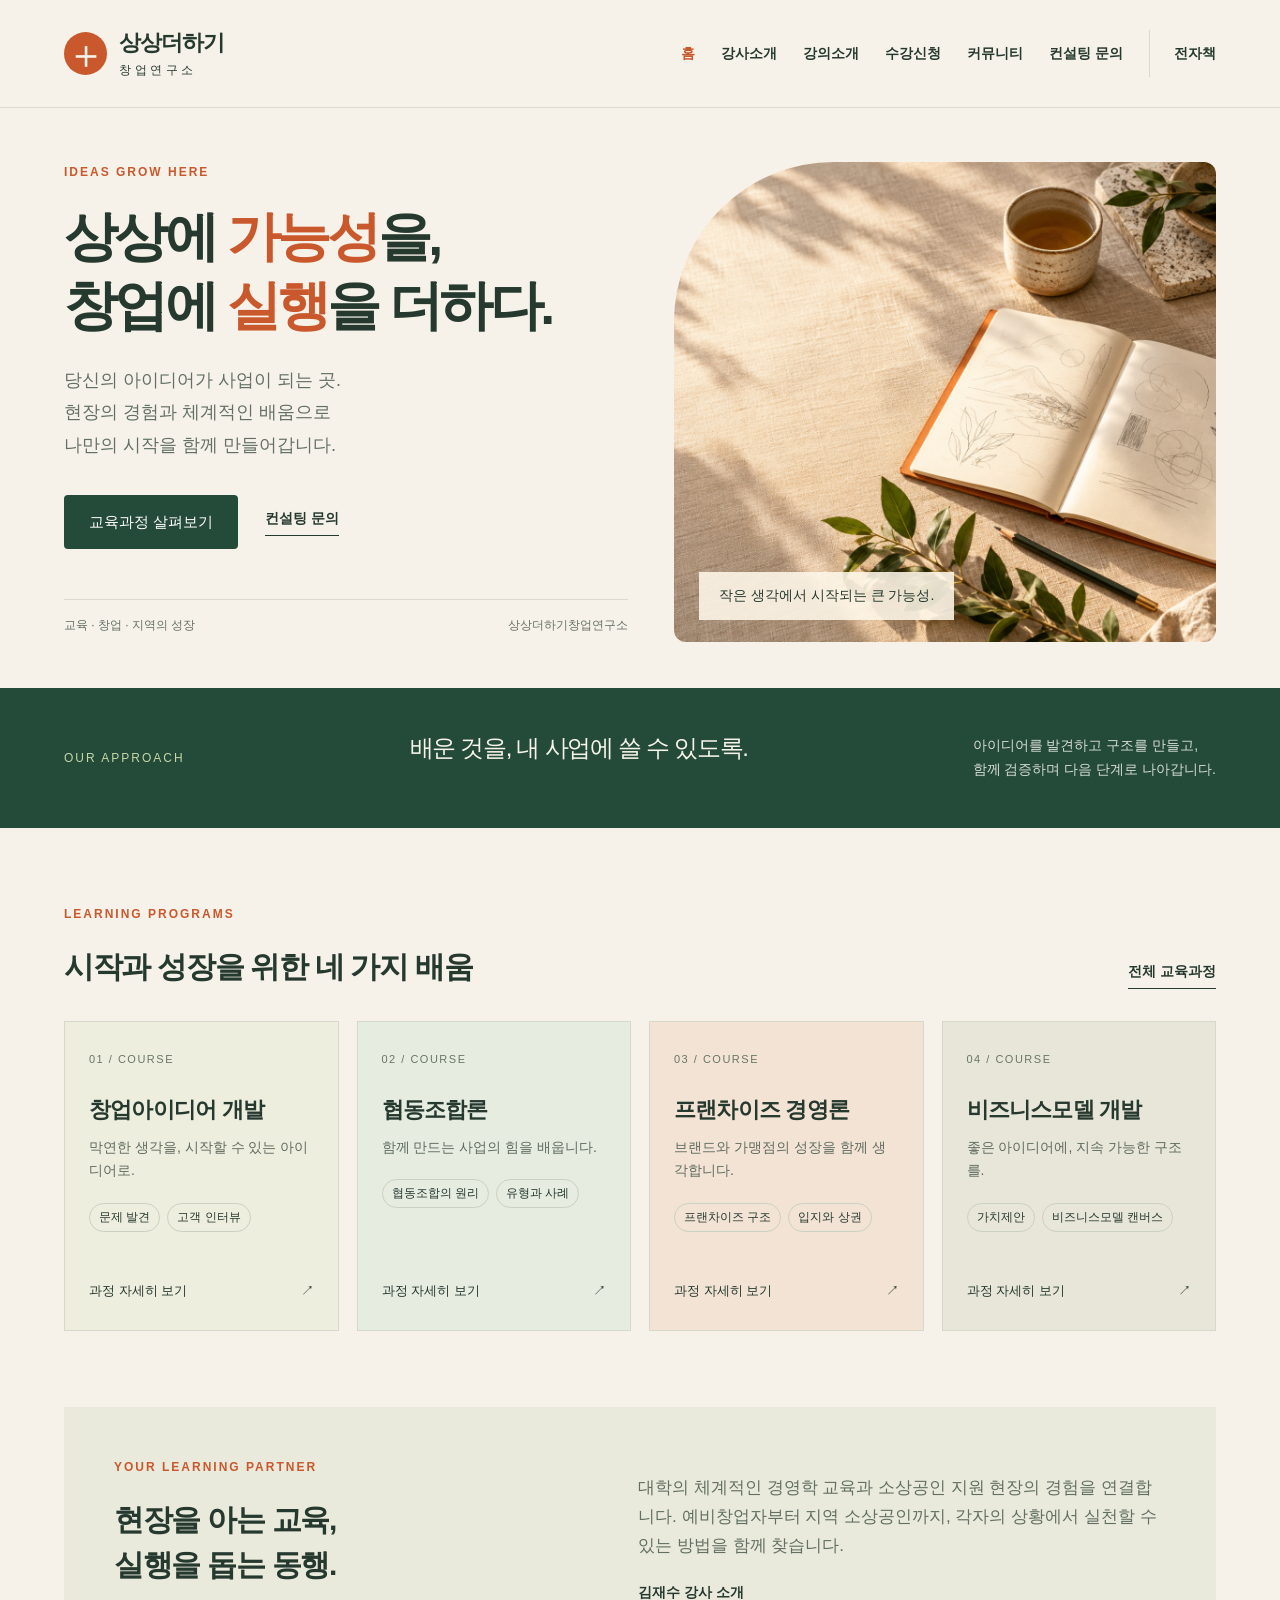
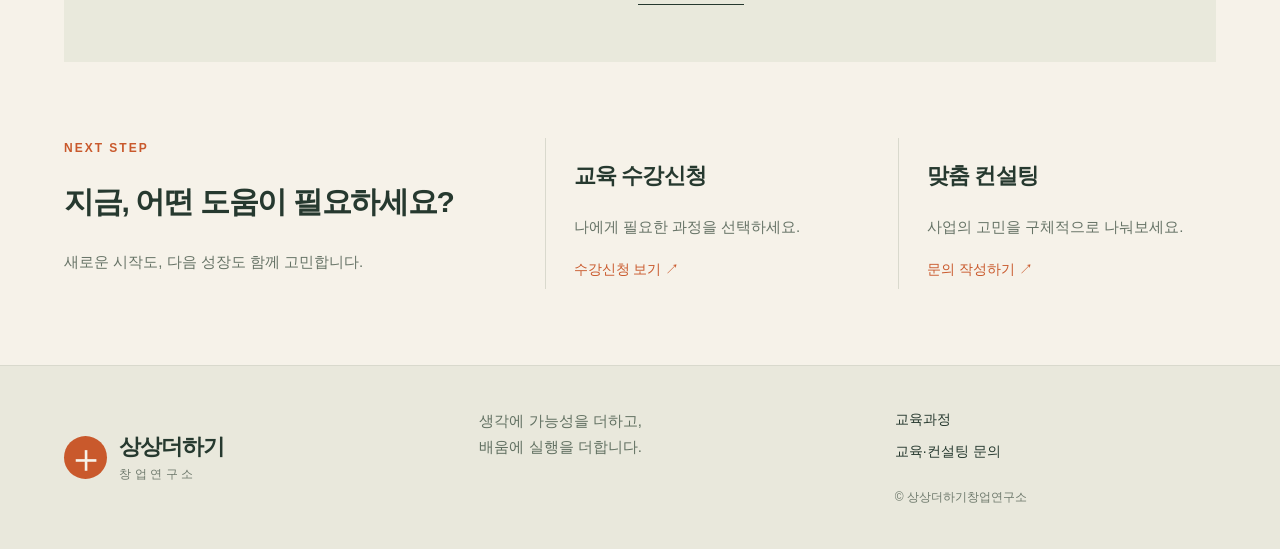
<file: index.html>
<!doctype html><html lang="ko"><head><meta charset="UTF-8"><meta name="viewport" content="width=device-width, initial-scale=1"><title>홈 · 상상더하기창업연구소</title><meta name="description" content="상상더하기창업연구소 — 창업아이디어 개발, 협동조합론, 프랜차이즈 경영론, 비즈니스모델 개발 교육과 컨설팅"><link rel="stylesheet" href="style.css"></head><body><header><a class="brand" href="index.html"><span class="logo">＋</span><span>상상더하기<small>창업연구소</small></span></a><button class="menu" aria-label="메뉴 열기" aria-expanded="false">메뉴</button><nav><a class="active" href="index.html">홈</a><a class="" href="instructor.html">강사소개</a><a class="" href="courses.html">강의소개</a><a class="" href="apply.html">수강신청</a><a class="" href="community.html">커뮤니티</a><a class="" href="consulting.html">컨설팅 문의</a><a class="" href="books.html">전자책</a></nav></header><main><section class="hero"><div class="hero-copy"><span class="eyebrow">IDEAS GROW HERE</span><h1>상상에 <em>가능성</em>을,<br>창업에 <em>실행</em>을 더하다.</h1><p>당신의 아이디어가 사업이 되는 곳.<br>현장의 경험과 체계적인 배움으로<br>나만의 시작을 함께 만들어갑니다.</p><div class="actions"><a class="button" href="courses.html">교육과정 살펴보기</a><a class="text-link" href="consulting.html">컨설팅 문의</a></div><div class="hero-foot"><span>교육 · 창업 · 지역의 성장</span><span>상상더하기창업연구소</span></div></div><div class="hero-visual"><img src="hero.png" alt="햇빛이 비치는 창업 워크숍 테이블 위 노트와 초록 잎"><span class="image-note">작은 생각에서 시작되는 큰 가능성.</span></div></section><section class="intro-strip"><span>OUR APPROACH</span><h2>배운 것을, 내 사업에 쓸 수 있도록.</h2><p>아이디어를 발견하고 구조를 만들고,<br>함께 검증하며 다음 단계로 나아갑니다.</p></section><section class="section"><div class="section-head"><div><span class="eyebrow">LEARNING PROGRAMS</span><h2>시작과 성장을 위한 네 가지 배움</h2></div><a class="text-link" href="courses.html">전체 교육과정</a></div><div class="course-grid"><a class="course c0" href="course-idea.html"><span class="num">01 / COURSE</span><h3>창업아이디어 개발</h3><p>막연한 생각을, 시작할 수 있는 아이디어로.</p><div class="tags"><span>문제 발견</span><span>고객 인터뷰</span></div><div class="card-bottom">과정 자세히 보기 <span>↗</span></div></a><a class="course c1" href="course-cooperative.html"><span class="num">02 / COURSE</span><h3>협동조합론</h3><p>함께 만드는 사업의 힘을 배웁니다.</p><div class="tags"><span>협동조합의 원리</span><span>유형과 사례</span></div><div class="card-bottom">과정 자세히 보기 <span>↗</span></div></a><a class="course c2" href="course-franchise.html"><span class="num">03 / COURSE</span><h3>프랜차이즈 경영론</h3><p>브랜드와 가맹점의 성장을 함께 생각합니다.</p><div class="tags"><span>프랜차이즈 구조</span><span>입지와 상권</span></div><div class="card-bottom">과정 자세히 보기 <span>↗</span></div></a><a class="course c3" href="course-model.html"><span class="num">04 / COURSE</span><h3>비즈니스모델 개발</h3><p>좋은 아이디어에, 지속 가능한 구조를.</p><div class="tags"><span>가치제안</span><span>비즈니스모델 캔버스</span></div><div class="card-bottom">과정 자세히 보기 <span>↗</span></div></a></div></section><section class="mentor-band"><div><span class="eyebrow">YOUR LEARNING PARTNER</span><h2>현장을 아는 교육,<br>실행을 돕는 동행.</h2></div><div><p>대학의 체계적인 경영학 교육과 소상공인 지원 현장의 경험을 연결합니다. 예비창업자부터 지역 소상공인까지, 각자의 상황에서 실천할 수 있는 방법을 함께 찾습니다.</p><a class="text-link" href="instructor.html">김재수 강사 소개</a></div></section><section class="section bottom-grid"><div><span class="eyebrow">NEXT STEP</span><h2>지금, 어떤 도움이 필요하세요?</h2><p>새로운 시작도, 다음 성장도 함께 고민합니다.</p></div><a href="apply.html"><h3>교육 수강신청</h3><p>나에게 필요한 과정을 선택하세요.</p><span>수강신청 보기 ↗</span></a><a href="consulting.html"><h3>맞춤 컨설팅</h3><p>사업의 고민을 구체적으로 나눠보세요.</p><span>문의 작성하기 ↗</span></a></section></main><footer><div class="brand footer-brand"><span class="logo">＋</span><span>상상더하기<small>창업연구소</small></span></div><p>생각에 가능성을 더하고,<br>배움에 실행을 더합니다.</p><div><a href="courses.html">교육과정</a><a href="consulting.html">교육·컨설팅 문의</a><small>© 상상더하기창업연구소</small></div></footer><script src="app.js"></script></body></html>
</file>
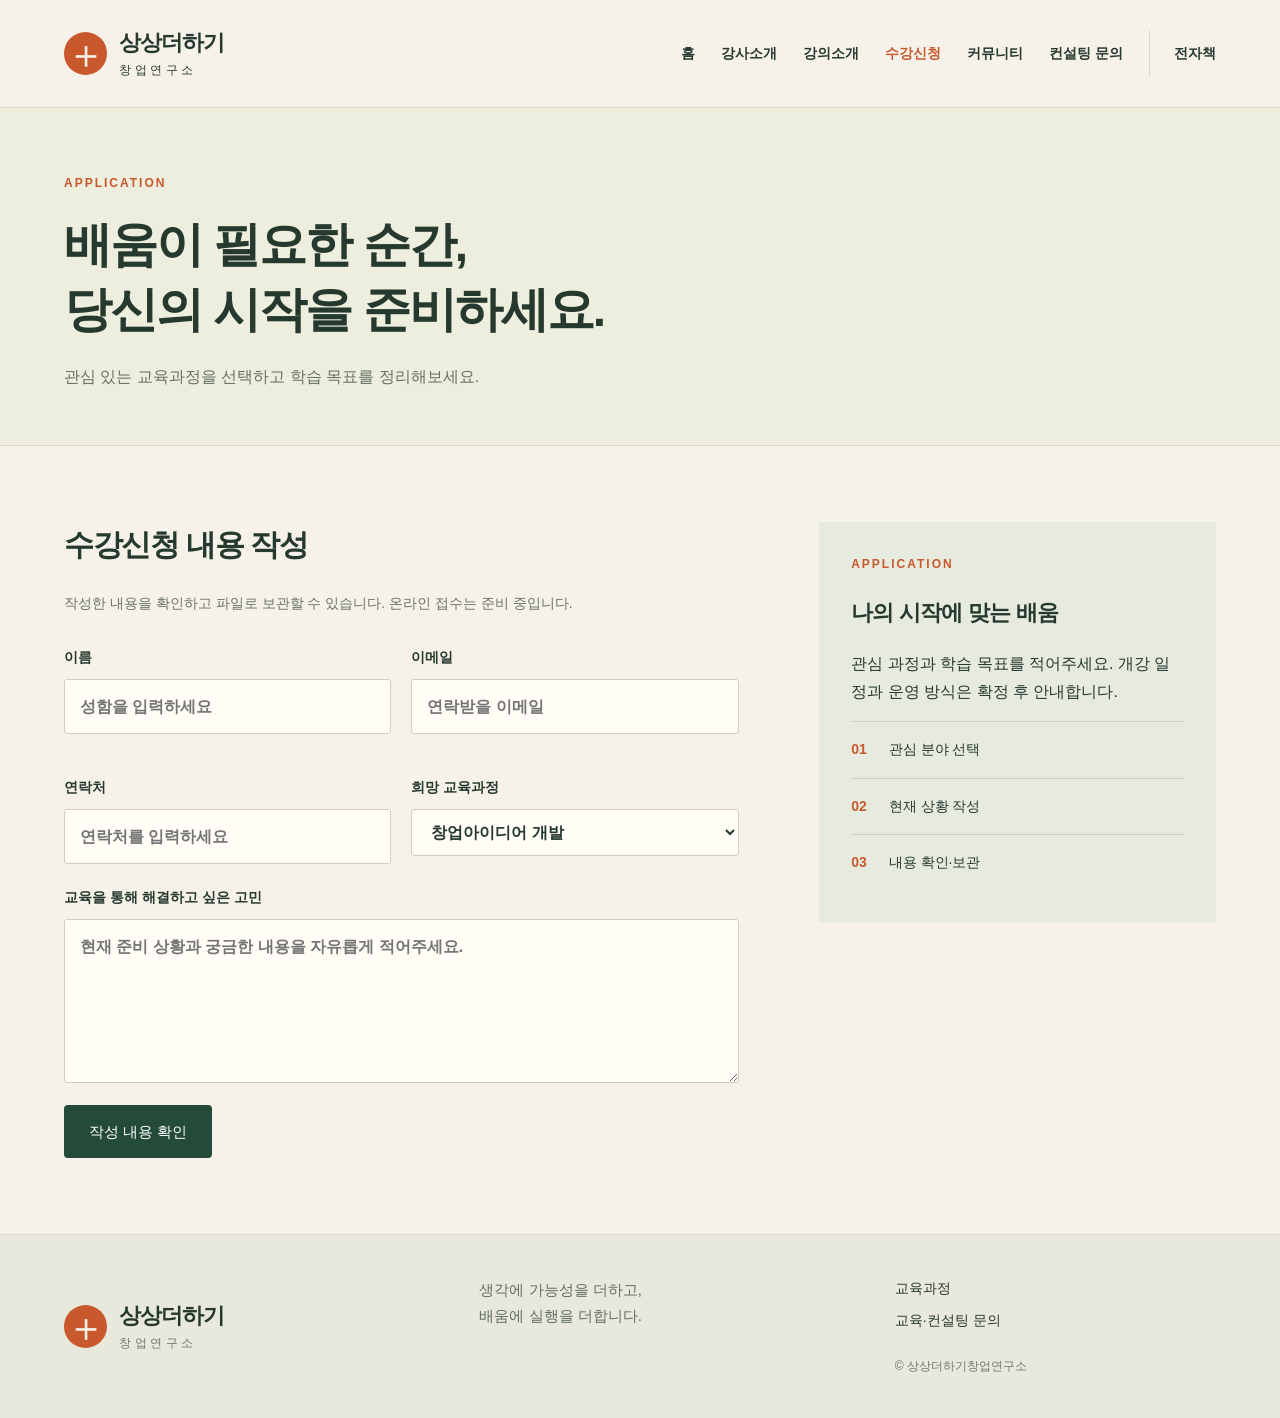
<file: apply.html>
<!doctype html><html lang="ko"><head><meta charset="UTF-8"><meta name="viewport" content="width=device-width, initial-scale=1"><title>수강신청 · 상상더하기창업연구소</title><meta name="description" content="상상더하기창업연구소 — 창업아이디어 개발, 협동조합론, 프랜차이즈 경영론, 비즈니스모델 개발 교육과 컨설팅"><link rel="stylesheet" href="style.css"></head><body><header><a class="brand" href="index.html"><span class="logo">＋</span><span>상상더하기<small>창업연구소</small></span></a><button class="menu" aria-label="메뉴 열기" aria-expanded="false">메뉴</button><nav><a class="" href="index.html">홈</a><a class="" href="instructor.html">강사소개</a><a class="" href="courses.html">강의소개</a><a class="active" href="apply.html">수강신청</a><a class="" href="community.html">커뮤니티</a><a class="" href="consulting.html">컨설팅 문의</a><a class="" href="books.html">전자책</a></nav></header><main><section class="page-intro"><span class="eyebrow">APPLICATION</span><h1>배움이 필요한 순간,<br>당신의 시작을 준비하세요.</h1><p>관심 있는 교육과정을 선택하고 학습 목표를 정리해보세요.</p></section><section class="section form-wrap"><form data-kind="수강신청"><h2>수강신청 내용 작성</h2><p class="form-help">작성한 내용을 확인하고 파일로 보관할 수 있습니다. 온라인 접수는 준비 중입니다.</p><div class="form-grid"><label>이름<input name="이름" required autocomplete="name" placeholder="성함을 입력하세요"></label><label>이메일<input type="email" name="이메일" required autocomplete="email" placeholder="연락받을 이메일"></label><label>연락처<input type="tel" name="연락처" autocomplete="tel" placeholder="연락처를 입력하세요"></label><label>희망 교육과정<select name="희망분야" id="course"><option value="idea">창업아이디어 개발</option><option value="cooperative">협동조합론</option><option value="franchise">프랜차이즈 경영론</option><option value="model">비즈니스모델 개발</option></select></label></div><label>교육을 통해 해결하고 싶은 고민<textarea name="내용" rows="5" required placeholder="현재 준비 상황과 궁금한 내용을 자유롭게 적어주세요."></textarea></label><button class="button" type="submit">작성 내용 확인</button><div class="form-result" hidden aria-live="polite"></div></form><aside><span class="eyebrow">APPLICATION</span><h3>나의 시작에 맞는 배움</h3><p>관심 과정과 학습 목표를 적어주세요. 개강 일정과 운영 방식은 확정 후 안내합니다.</p><div class="step"><b>01</b> 관심 분야 선택</div><div class="step"><b>02</b> 현재 상황 작성</div><div class="step"><b>03</b> 내용 확인·보관</div></aside></section></main><footer><div class="brand footer-brand"><span class="logo">＋</span><span>상상더하기<small>창업연구소</small></span></div><p>생각에 가능성을 더하고,<br>배움에 실행을 더합니다.</p><div><a href="courses.html">교육과정</a><a href="consulting.html">교육·컨설팅 문의</a><small>© 상상더하기창업연구소</small></div></footer><script src="app.js"></script></body></html>
</file>
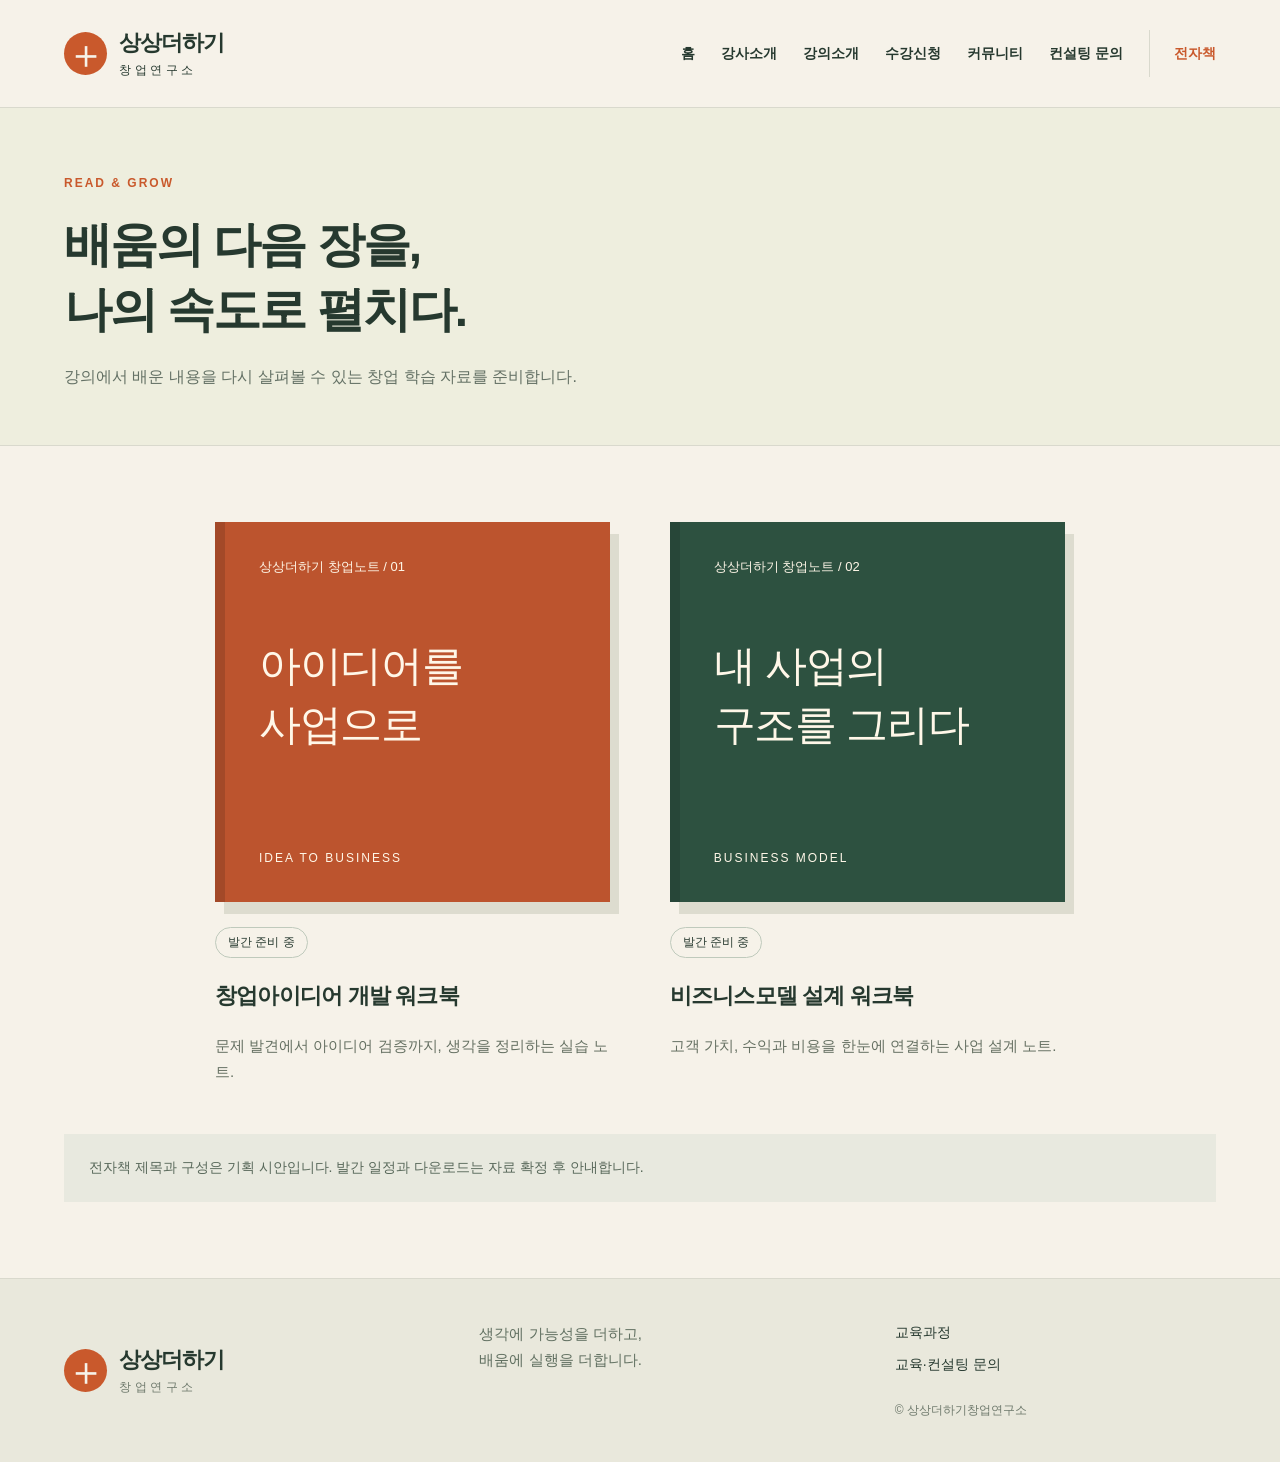
<file: books.html>
<!doctype html><html lang="ko"><head><meta charset="UTF-8"><meta name="viewport" content="width=device-width, initial-scale=1"><title>전자책 · 상상더하기창업연구소</title><meta name="description" content="상상더하기창업연구소 — 창업아이디어 개발, 협동조합론, 프랜차이즈 경영론, 비즈니스모델 개발 교육과 컨설팅"><link rel="stylesheet" href="style.css"></head><body><header><a class="brand" href="index.html"><span class="logo">＋</span><span>상상더하기<small>창업연구소</small></span></a><button class="menu" aria-label="메뉴 열기" aria-expanded="false">메뉴</button><nav><a class="" href="index.html">홈</a><a class="" href="instructor.html">강사소개</a><a class="" href="courses.html">강의소개</a><a class="" href="apply.html">수강신청</a><a class="" href="community.html">커뮤니티</a><a class="" href="consulting.html">컨설팅 문의</a><a class="active" href="books.html">전자책</a></nav></header><main><section class="page-intro"><span class="eyebrow">READ & GROW</span><h1>배움의 다음 장을,<br>나의 속도로 펼치다.</h1><p>강의에서 배운 내용을 다시 살펴볼 수 있는 창업 학습 자료를 준비합니다.</p></section><section class="section"><div class="book-grid"><article><div class="book-cover orange"><small>상상더하기 창업노트 / 01</small><h2>아이디어를<br>사업으로</h2><span>IDEA TO BUSINESS</span></div><span class="pill">발간 준비 중</span><h3>창업아이디어 개발 워크북</h3><p>문제 발견에서 아이디어 검증까지, 생각을 정리하는 실습 노트.</p></article><article><div class="book-cover green"><small>상상더하기 창업노트 / 02</small><h2>내 사업의<br>구조를 그리다</h2><span>BUSINESS MODEL</span></div><span class="pill">발간 준비 중</span><h3>비즈니스모델 설계 워크북</h3><p>고객 가치, 수익과 비용을 한눈에 연결하는 사업 설계 노트.</p></article></div><div class="notice">전자책 제목과 구성은 기획 시안입니다. 발간 일정과 다운로드는 자료 확정 후 안내합니다.</div></section></main><footer><div class="brand footer-brand"><span class="logo">＋</span><span>상상더하기<small>창업연구소</small></span></div><p>생각에 가능성을 더하고,<br>배움에 실행을 더합니다.</p><div><a href="courses.html">교육과정</a><a href="consulting.html">교육·컨설팅 문의</a><small>© 상상더하기창업연구소</small></div></footer><script src="app.js"></script></body></html>
</file>
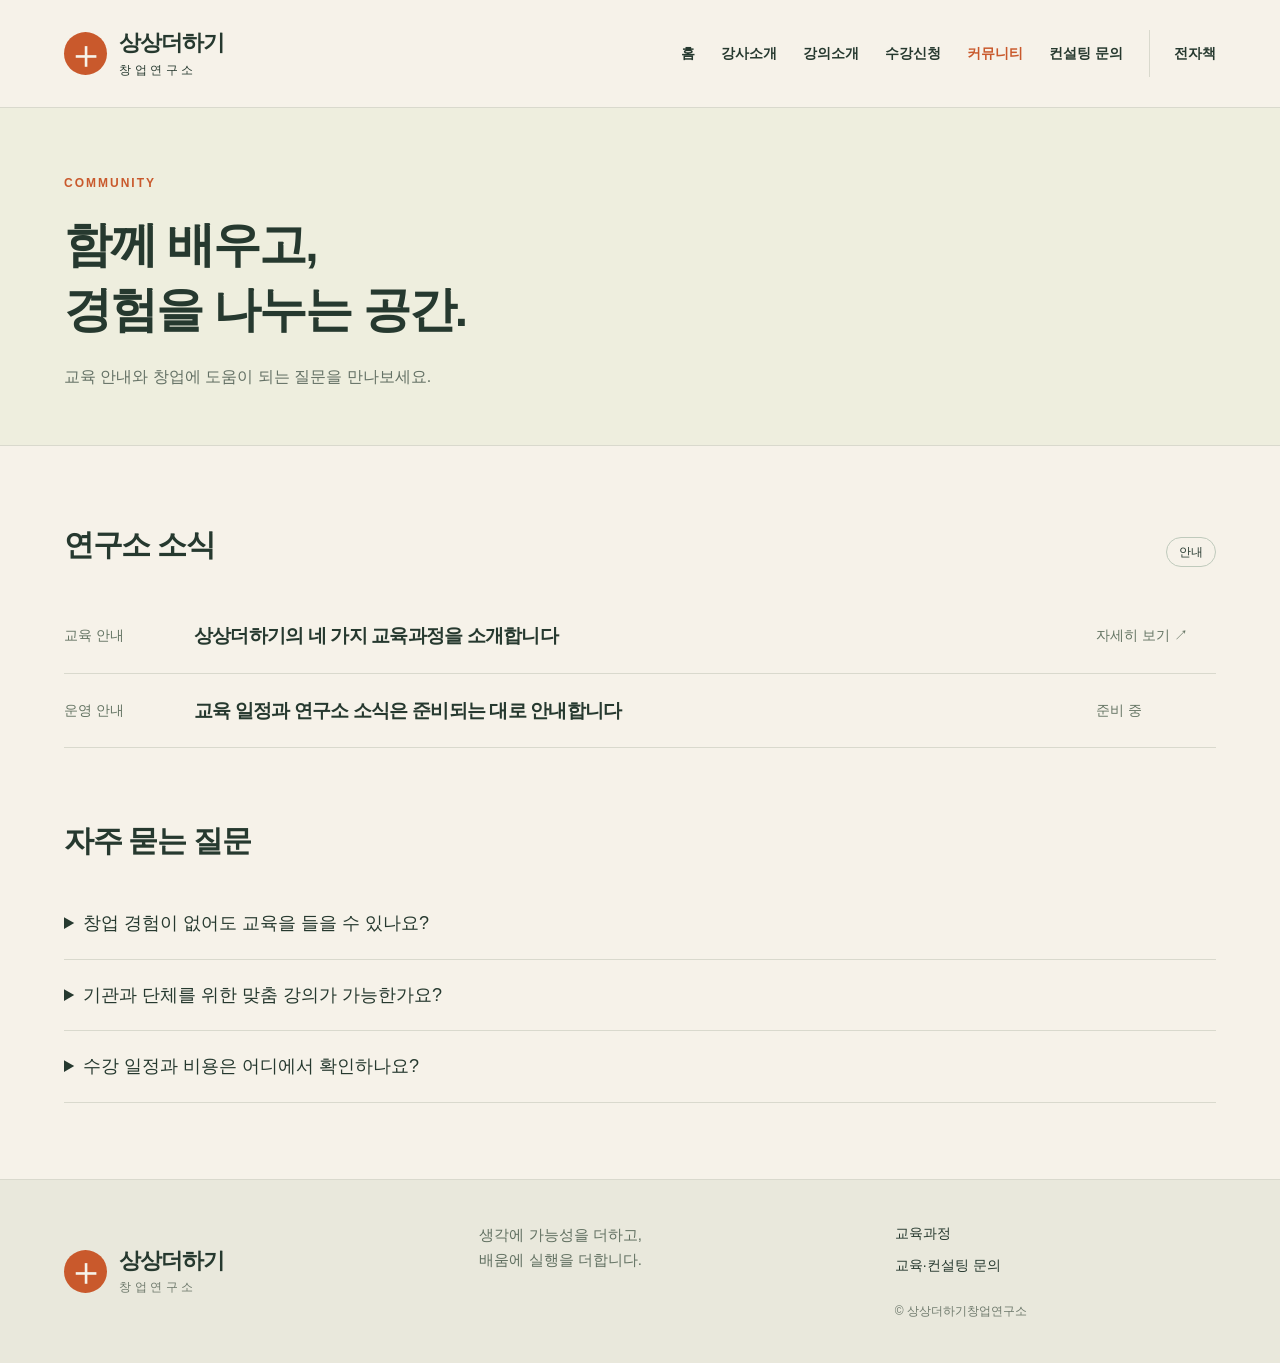
<file: community.html>
<!doctype html><html lang="ko"><head><meta charset="UTF-8"><meta name="viewport" content="width=device-width, initial-scale=1"><title>커뮤니티 · 상상더하기창업연구소</title><meta name="description" content="상상더하기창업연구소 — 창업아이디어 개발, 협동조합론, 프랜차이즈 경영론, 비즈니스모델 개발 교육과 컨설팅"><link rel="stylesheet" href="style.css"></head><body><header><a class="brand" href="index.html"><span class="logo">＋</span><span>상상더하기<small>창업연구소</small></span></a><button class="menu" aria-label="메뉴 열기" aria-expanded="false">메뉴</button><nav><a class="" href="index.html">홈</a><a class="" href="instructor.html">강사소개</a><a class="" href="courses.html">강의소개</a><a class="" href="apply.html">수강신청</a><a class="active" href="community.html">커뮤니티</a><a class="" href="consulting.html">컨설팅 문의</a><a class="" href="books.html">전자책</a></nav></header><main><section class="page-intro"><span class="eyebrow">COMMUNITY</span><h1>함께 배우고,<br>경험을 나누는 공간.</h1><p>교육 안내와 창업에 도움이 되는 질문을 만나보세요.</p></section><section class="section"><div class="section-head"><h2>연구소 소식</h2><span class="pill">안내</span></div><a class="news-row" href="courses.html"><span>교육 안내</span><h3>상상더하기의 네 가지 교육과정을 소개합니다</h3><span>자세히 보기 ↗</span></a><div class="news-row"><span>운영 안내</span><h3>교육 일정과 연구소 소식은 준비되는 대로 안내합니다</h3><span>준비 중</span></div><h2 class="faq-title">자주 묻는 질문</h2><details><summary>창업 경험이 없어도 교육을 들을 수 있나요?</summary><p>창업아이디어 개발은 처음 시작하는 분도 참여할 수 있는 기초 과정으로 구성합니다. 자신의 경험과 관심 분야에서 사업의 출발점을 찾습니다.</p></details><details><summary>기관과 단체를 위한 맞춤 강의가 가능한가요?</summary><p>네. 대상, 교육 목표와 운영시간을 바탕으로 교육 구성을 협의할 수 있습니다. 컨설팅 문의에서 기관·단체 교육을 선택해주세요.</p></details><details><summary>수강 일정과 비용은 어디에서 확인하나요?</summary><p>일정과 수강료는 확정 후 강의소개 및 수강신청 페이지에 안내할 예정입니다.</p></details></section></main><footer><div class="brand footer-brand"><span class="logo">＋</span><span>상상더하기<small>창업연구소</small></span></div><p>생각에 가능성을 더하고,<br>배움에 실행을 더합니다.</p><div><a href="courses.html">교육과정</a><a href="consulting.html">교육·컨설팅 문의</a><small>© 상상더하기창업연구소</small></div></footer><script src="app.js"></script></body></html>
</file>
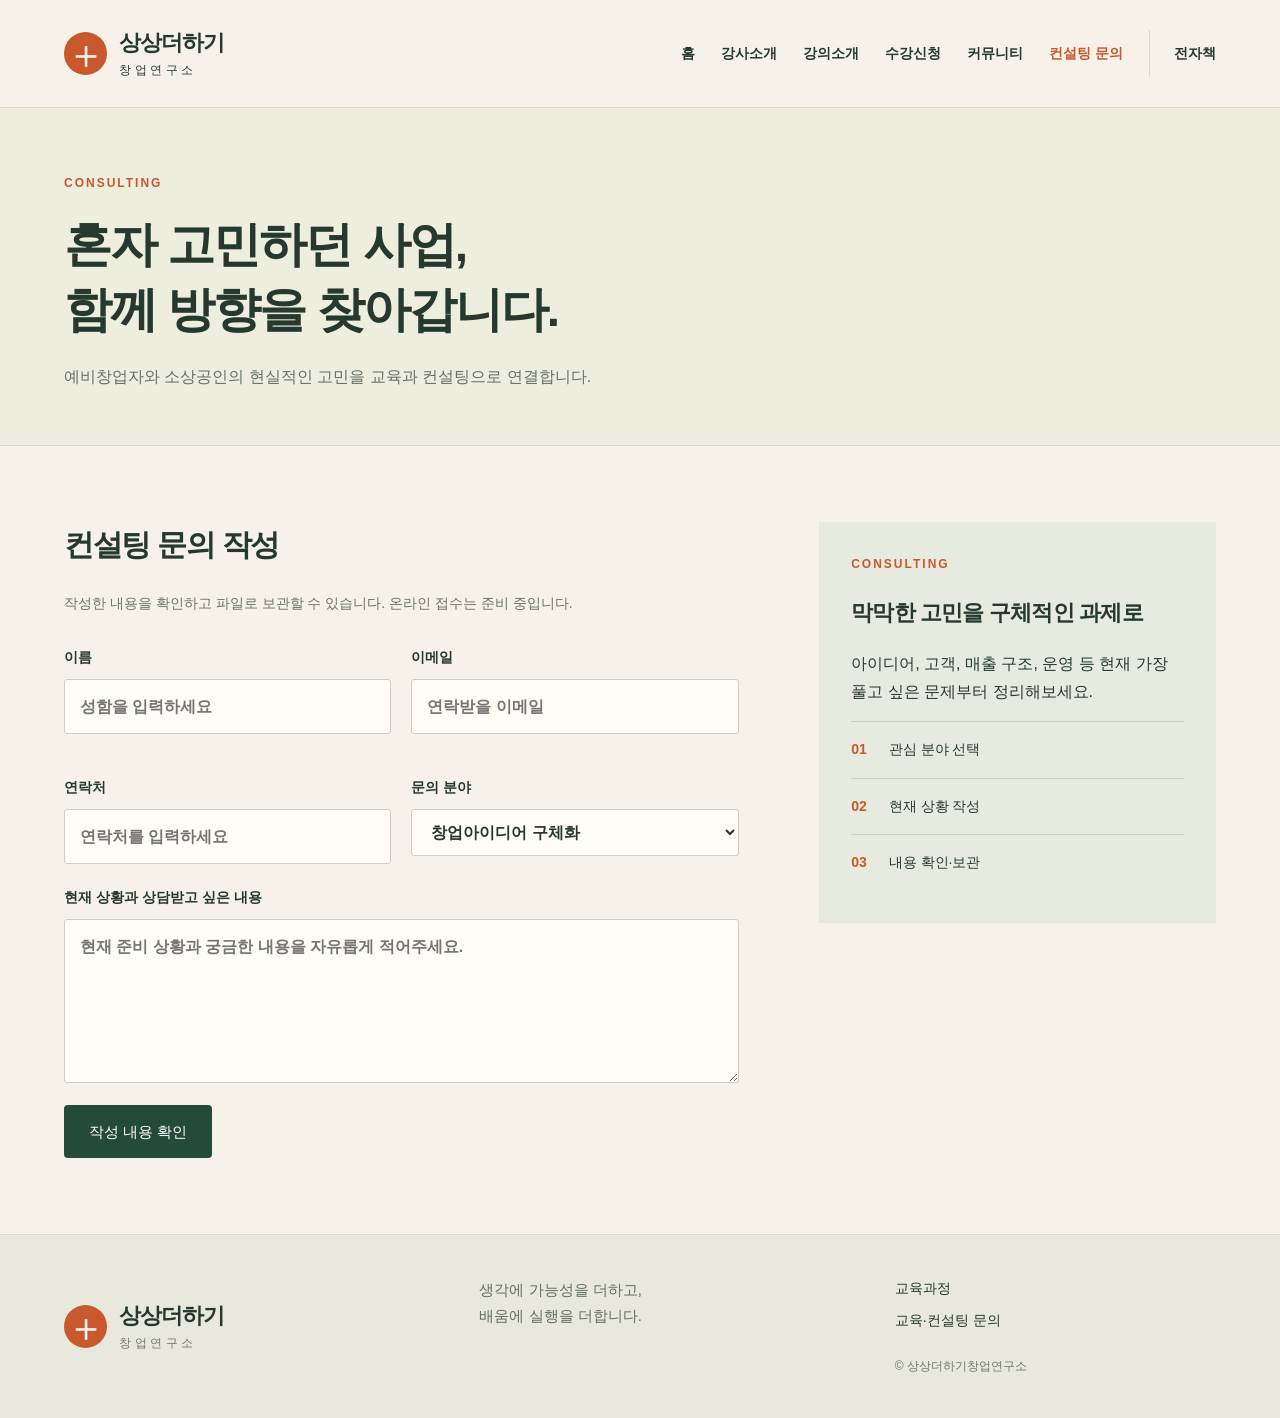
<file: consulting.html>
<!doctype html><html lang="ko"><head><meta charset="UTF-8"><meta name="viewport" content="width=device-width, initial-scale=1"><title>컨설팅 문의 · 상상더하기창업연구소</title><meta name="description" content="상상더하기창업연구소 — 창업아이디어 개발, 협동조합론, 프랜차이즈 경영론, 비즈니스모델 개발 교육과 컨설팅"><link rel="stylesheet" href="style.css"></head><body><header><a class="brand" href="index.html"><span class="logo">＋</span><span>상상더하기<small>창업연구소</small></span></a><button class="menu" aria-label="메뉴 열기" aria-expanded="false">메뉴</button><nav><a class="" href="index.html">홈</a><a class="" href="instructor.html">강사소개</a><a class="" href="courses.html">강의소개</a><a class="" href="apply.html">수강신청</a><a class="" href="community.html">커뮤니티</a><a class="active" href="consulting.html">컨설팅 문의</a><a class="" href="books.html">전자책</a></nav></header><main><section class="page-intro"><span class="eyebrow">CONSULTING</span><h1>혼자 고민하던 사업,<br>함께 방향을 찾아갑니다.</h1><p>예비창업자와 소상공인의 현실적인 고민을 교육과 컨설팅으로 연결합니다.</p></section><section class="section form-wrap"><form data-kind="컨설팅 문의"><h2>컨설팅 문의 작성</h2><p class="form-help">작성한 내용을 확인하고 파일로 보관할 수 있습니다. 온라인 접수는 준비 중입니다.</p><div class="form-grid"><label>이름<input name="이름" required autocomplete="name" placeholder="성함을 입력하세요"></label><label>이메일<input type="email" name="이메일" required autocomplete="email" placeholder="연락받을 이메일"></label><label>연락처<input type="tel" name="연락처" autocomplete="tel" placeholder="연락처를 입력하세요"></label><label>문의 분야<select name="희망분야" id="course"><option>창업아이디어 구체화</option><option>비즈니스모델 점검</option><option>소상공인 경영</option><option>협동조합·프랜차이즈</option><option>기관·단체 교육</option></select></label></div><label>현재 상황과 상담받고 싶은 내용<textarea name="내용" rows="5" required placeholder="현재 준비 상황과 궁금한 내용을 자유롭게 적어주세요."></textarea></label><button class="button" type="submit">작성 내용 확인</button><div class="form-result" hidden aria-live="polite"></div></form><aside><span class="eyebrow">CONSULTING</span><h3>막막한 고민을 구체적인 과제로</h3><p>아이디어, 고객, 매출 구조, 운영 등 현재 가장 풀고 싶은 문제부터 정리해보세요.</p><div class="step"><b>01</b> 관심 분야 선택</div><div class="step"><b>02</b> 현재 상황 작성</div><div class="step"><b>03</b> 내용 확인·보관</div></aside></section></main><footer><div class="brand footer-brand"><span class="logo">＋</span><span>상상더하기<small>창업연구소</small></span></div><p>생각에 가능성을 더하고,<br>배움에 실행을 더합니다.</p><div><a href="courses.html">교육과정</a><a href="consulting.html">교육·컨설팅 문의</a><small>© 상상더하기창업연구소</small></div></footer><script src="app.js"></script></body></html>
</file>
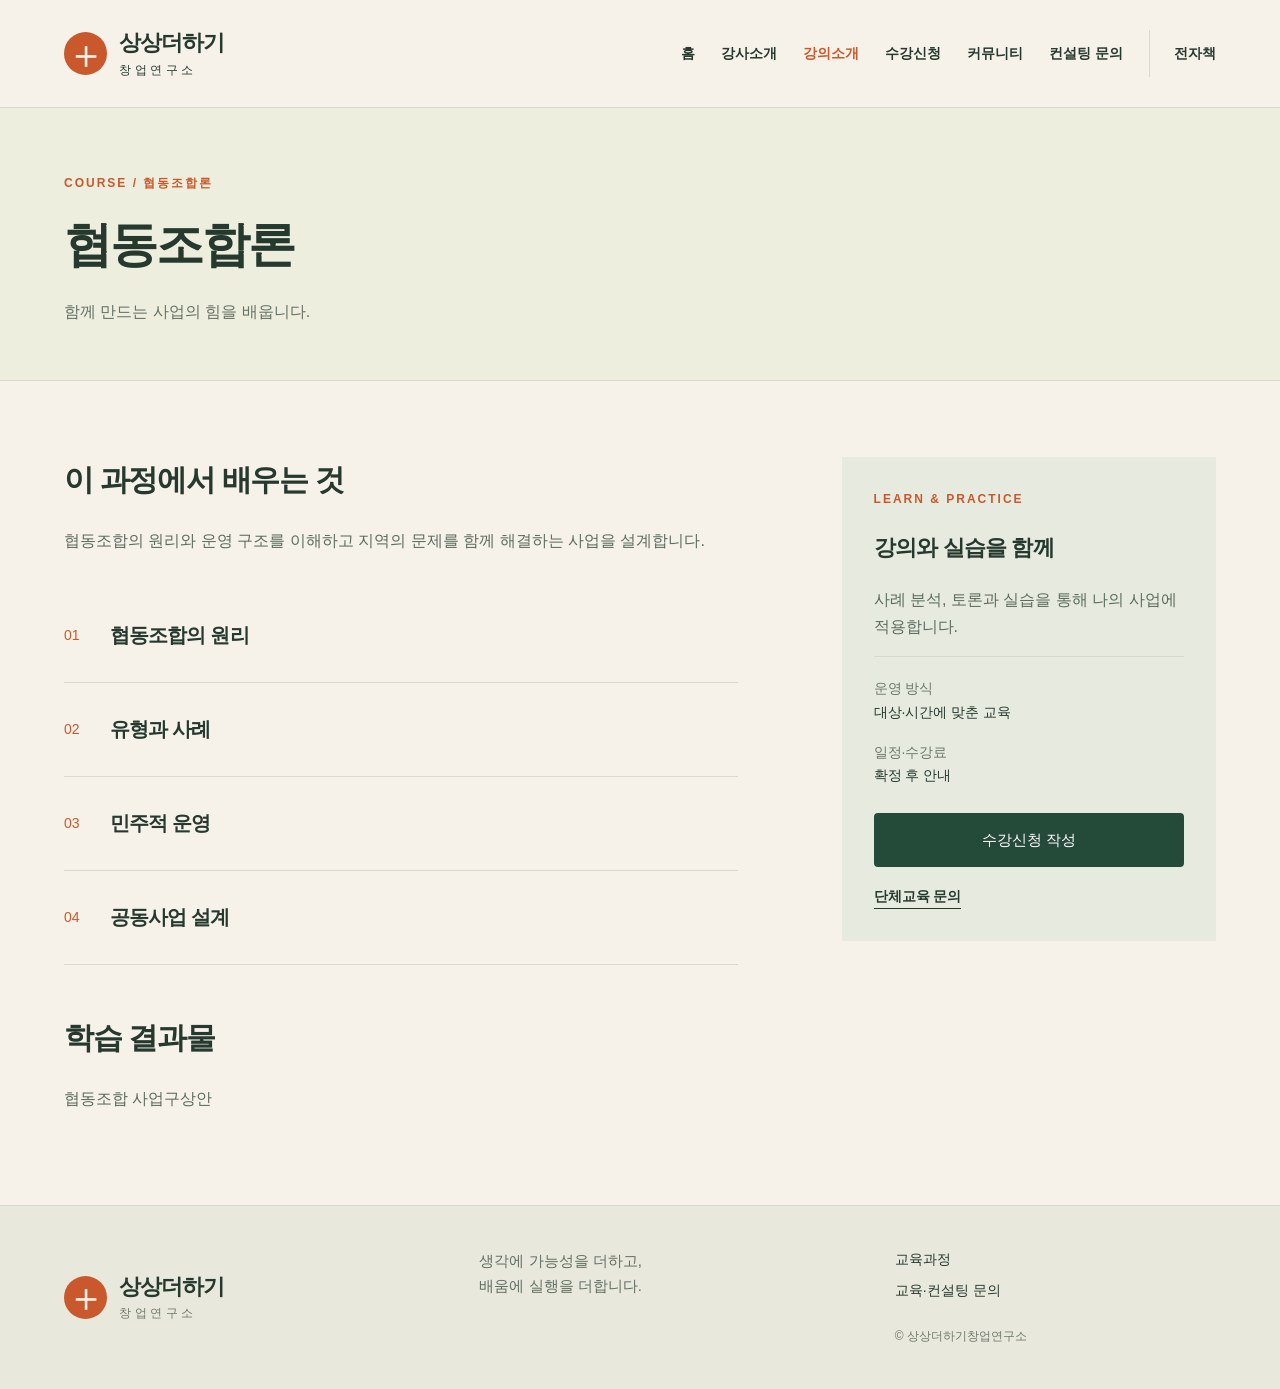
<file: course-cooperative.html>
<!doctype html><html lang="ko"><head><meta charset="UTF-8"><meta name="viewport" content="width=device-width, initial-scale=1"><title>협동조합론 · 상상더하기창업연구소</title><meta name="description" content="상상더하기창업연구소 — 창업아이디어 개발, 협동조합론, 프랜차이즈 경영론, 비즈니스모델 개발 교육과 컨설팅"><link rel="stylesheet" href="style.css"></head><body><header><a class="brand" href="index.html"><span class="logo">＋</span><span>상상더하기<small>창업연구소</small></span></a><button class="menu" aria-label="메뉴 열기" aria-expanded="false">메뉴</button><nav><a class="" href="index.html">홈</a><a class="" href="instructor.html">강사소개</a><a class="active" href="courses.html">강의소개</a><a class="" href="apply.html">수강신청</a><a class="" href="community.html">커뮤니티</a><a class="" href="consulting.html">컨설팅 문의</a><a class="" href="books.html">전자책</a></nav></header><main><section class="page-intro"><span class="eyebrow">COURSE / 협동조합론</span><h1>협동조합론</h1><p>함께 만드는 사업의 힘을 배웁니다.</p></section><section class="section detail-grid"><div><h2>이 과정에서 배우는 것</h2><p>협동조합의 원리와 운영 구조를 이해하고 지역의 문제를 함께 해결하는 사업을 설계합니다.</p><div class="curriculum"><div><span>01</span><h3>협동조합의 원리</h3></div><div><span>02</span><h3>유형과 사례</h3></div><div><span>03</span><h3>민주적 운영</h3></div><div><span>04</span><h3>공동사업 설계</h3></div></div><h2>학습 결과물</h2><p>협동조합 사업구상안</p></div><aside><span class="eyebrow">LEARN & PRACTICE</span><h3>강의와 실습을 함께</h3><p>사례 분석, 토론과 실습을 통해 나의 사업에 적용합니다.</p><dl><dt>운영 방식</dt><dd>대상·시간에 맞춘 교육</dd><dt>일정·수강료</dt><dd>확정 후 안내</dd></dl><a class="button" href="apply.html?course=cooperative">수강신청 작성</a><a class="text-link" href="consulting.html">단체교육 문의</a></aside></section></main><footer><div class="brand footer-brand"><span class="logo">＋</span><span>상상더하기<small>창업연구소</small></span></div><p>생각에 가능성을 더하고,<br>배움에 실행을 더합니다.</p><div><a href="courses.html">교육과정</a><a href="consulting.html">교육·컨설팅 문의</a><small>© 상상더하기창업연구소</small></div></footer><script src="app.js"></script></body></html>
</file>
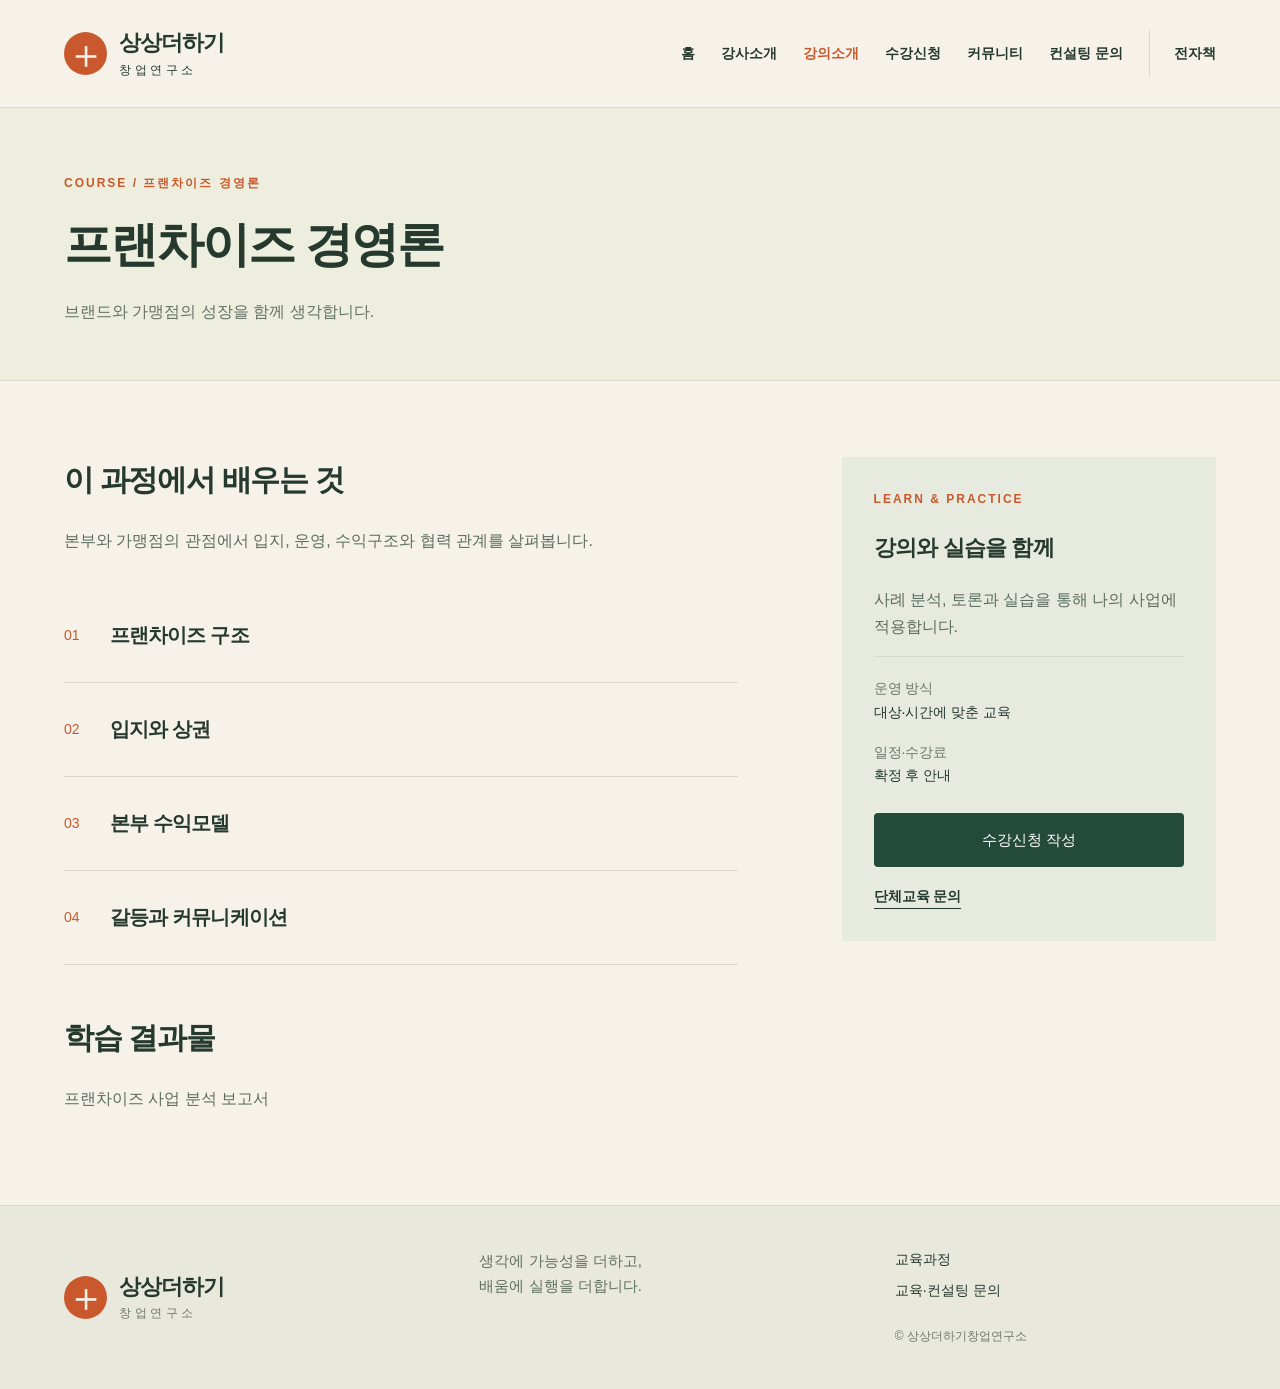
<file: course-franchise.html>
<!doctype html><html lang="ko"><head><meta charset="UTF-8"><meta name="viewport" content="width=device-width, initial-scale=1"><title>프랜차이즈 경영론 · 상상더하기창업연구소</title><meta name="description" content="상상더하기창업연구소 — 창업아이디어 개발, 협동조합론, 프랜차이즈 경영론, 비즈니스모델 개발 교육과 컨설팅"><link rel="stylesheet" href="style.css"></head><body><header><a class="brand" href="index.html"><span class="logo">＋</span><span>상상더하기<small>창업연구소</small></span></a><button class="menu" aria-label="메뉴 열기" aria-expanded="false">메뉴</button><nav><a class="" href="index.html">홈</a><a class="" href="instructor.html">강사소개</a><a class="active" href="courses.html">강의소개</a><a class="" href="apply.html">수강신청</a><a class="" href="community.html">커뮤니티</a><a class="" href="consulting.html">컨설팅 문의</a><a class="" href="books.html">전자책</a></nav></header><main><section class="page-intro"><span class="eyebrow">COURSE / 프랜차이즈 경영론</span><h1>프랜차이즈 경영론</h1><p>브랜드와 가맹점의 성장을 함께 생각합니다.</p></section><section class="section detail-grid"><div><h2>이 과정에서 배우는 것</h2><p>본부와 가맹점의 관점에서 입지, 운영, 수익구조와 협력 관계를 살펴봅니다.</p><div class="curriculum"><div><span>01</span><h3>프랜차이즈 구조</h3></div><div><span>02</span><h3>입지와 상권</h3></div><div><span>03</span><h3>본부 수익모델</h3></div><div><span>04</span><h3>갈등과 커뮤니케이션</h3></div></div><h2>학습 결과물</h2><p>프랜차이즈 사업 분석 보고서</p></div><aside><span class="eyebrow">LEARN & PRACTICE</span><h3>강의와 실습을 함께</h3><p>사례 분석, 토론과 실습을 통해 나의 사업에 적용합니다.</p><dl><dt>운영 방식</dt><dd>대상·시간에 맞춘 교육</dd><dt>일정·수강료</dt><dd>확정 후 안내</dd></dl><a class="button" href="apply.html?course=franchise">수강신청 작성</a><a class="text-link" href="consulting.html">단체교육 문의</a></aside></section></main><footer><div class="brand footer-brand"><span class="logo">＋</span><span>상상더하기<small>창업연구소</small></span></div><p>생각에 가능성을 더하고,<br>배움에 실행을 더합니다.</p><div><a href="courses.html">교육과정</a><a href="consulting.html">교육·컨설팅 문의</a><small>© 상상더하기창업연구소</small></div></footer><script src="app.js"></script></body></html>
</file>
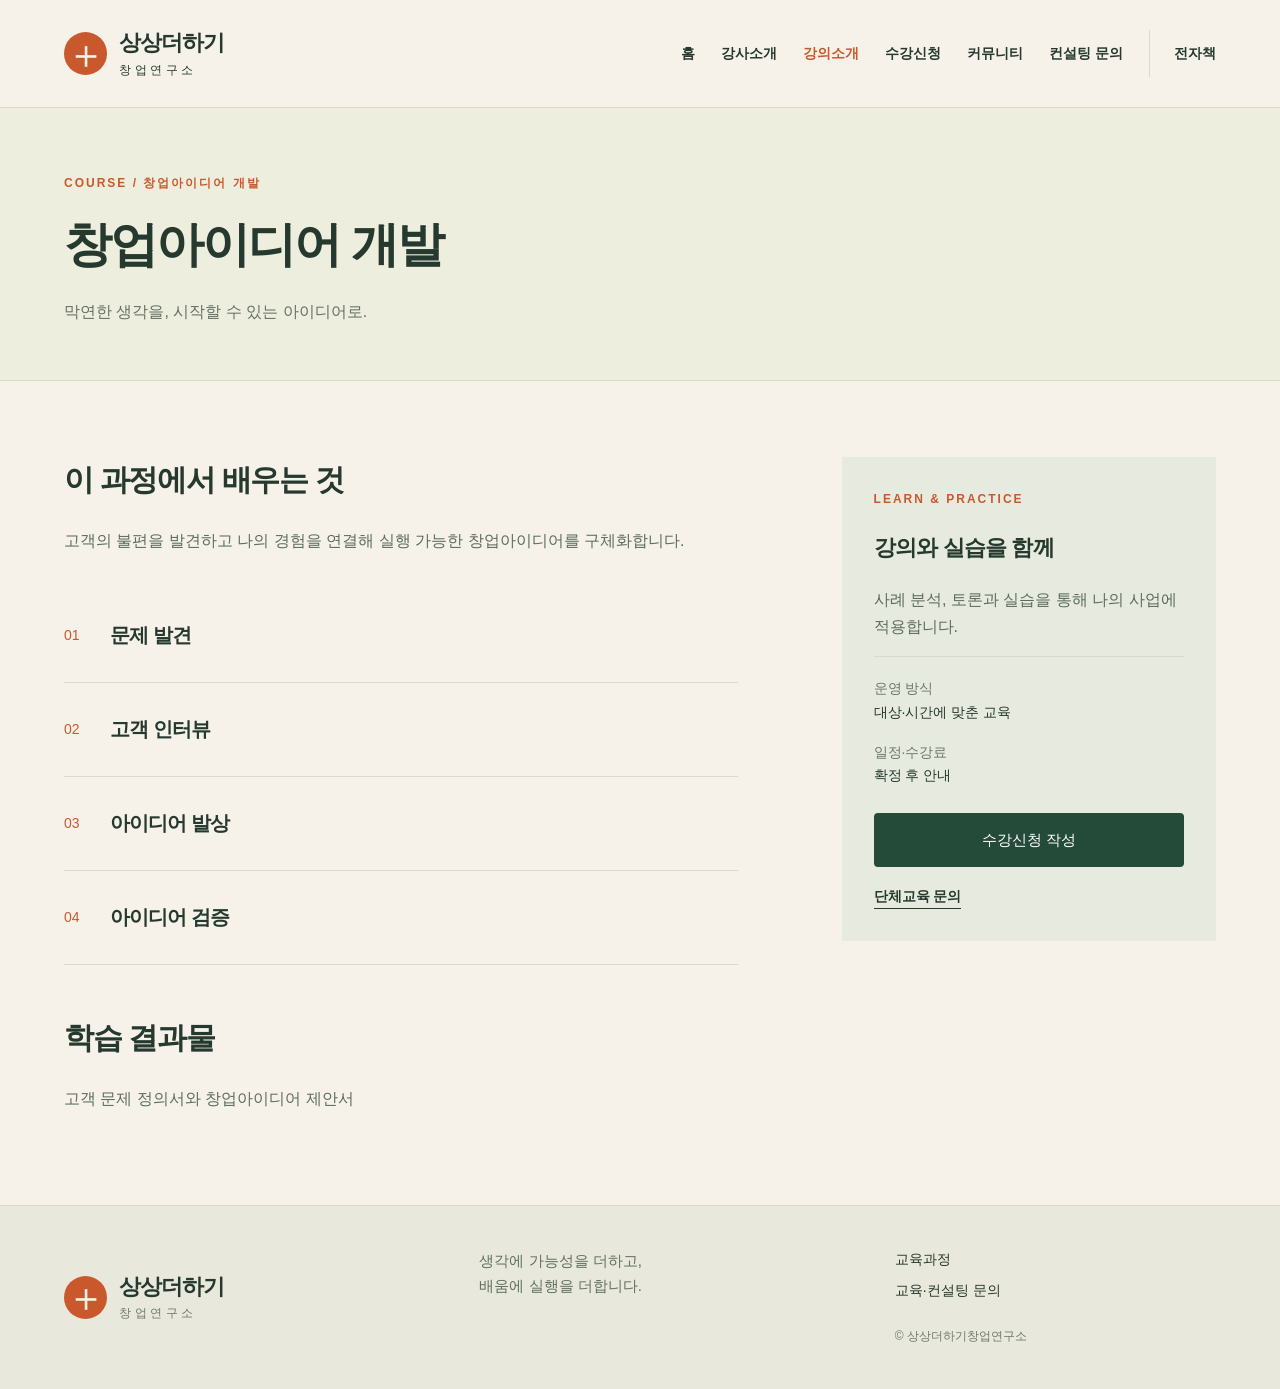
<file: course-idea.html>
<!doctype html><html lang="ko"><head><meta charset="UTF-8"><meta name="viewport" content="width=device-width, initial-scale=1"><title>창업아이디어 개발 · 상상더하기창업연구소</title><meta name="description" content="상상더하기창업연구소 — 창업아이디어 개발, 협동조합론, 프랜차이즈 경영론, 비즈니스모델 개발 교육과 컨설팅"><link rel="stylesheet" href="style.css"></head><body><header><a class="brand" href="index.html"><span class="logo">＋</span><span>상상더하기<small>창업연구소</small></span></a><button class="menu" aria-label="메뉴 열기" aria-expanded="false">메뉴</button><nav><a class="" href="index.html">홈</a><a class="" href="instructor.html">강사소개</a><a class="active" href="courses.html">강의소개</a><a class="" href="apply.html">수강신청</a><a class="" href="community.html">커뮤니티</a><a class="" href="consulting.html">컨설팅 문의</a><a class="" href="books.html">전자책</a></nav></header><main><section class="page-intro"><span class="eyebrow">COURSE / 창업아이디어 개발</span><h1>창업아이디어 개발</h1><p>막연한 생각을, 시작할 수 있는 아이디어로.</p></section><section class="section detail-grid"><div><h2>이 과정에서 배우는 것</h2><p>고객의 불편을 발견하고 나의 경험을 연결해 실행 가능한 창업아이디어를 구체화합니다.</p><div class="curriculum"><div><span>01</span><h3>문제 발견</h3></div><div><span>02</span><h3>고객 인터뷰</h3></div><div><span>03</span><h3>아이디어 발상</h3></div><div><span>04</span><h3>아이디어 검증</h3></div></div><h2>학습 결과물</h2><p>고객 문제 정의서와 창업아이디어 제안서</p></div><aside><span class="eyebrow">LEARN & PRACTICE</span><h3>강의와 실습을 함께</h3><p>사례 분석, 토론과 실습을 통해 나의 사업에 적용합니다.</p><dl><dt>운영 방식</dt><dd>대상·시간에 맞춘 교육</dd><dt>일정·수강료</dt><dd>확정 후 안내</dd></dl><a class="button" href="apply.html?course=idea">수강신청 작성</a><a class="text-link" href="consulting.html">단체교육 문의</a></aside></section></main><footer><div class="brand footer-brand"><span class="logo">＋</span><span>상상더하기<small>창업연구소</small></span></div><p>생각에 가능성을 더하고,<br>배움에 실행을 더합니다.</p><div><a href="courses.html">교육과정</a><a href="consulting.html">교육·컨설팅 문의</a><small>© 상상더하기창업연구소</small></div></footer><script src="app.js"></script></body></html>
</file>
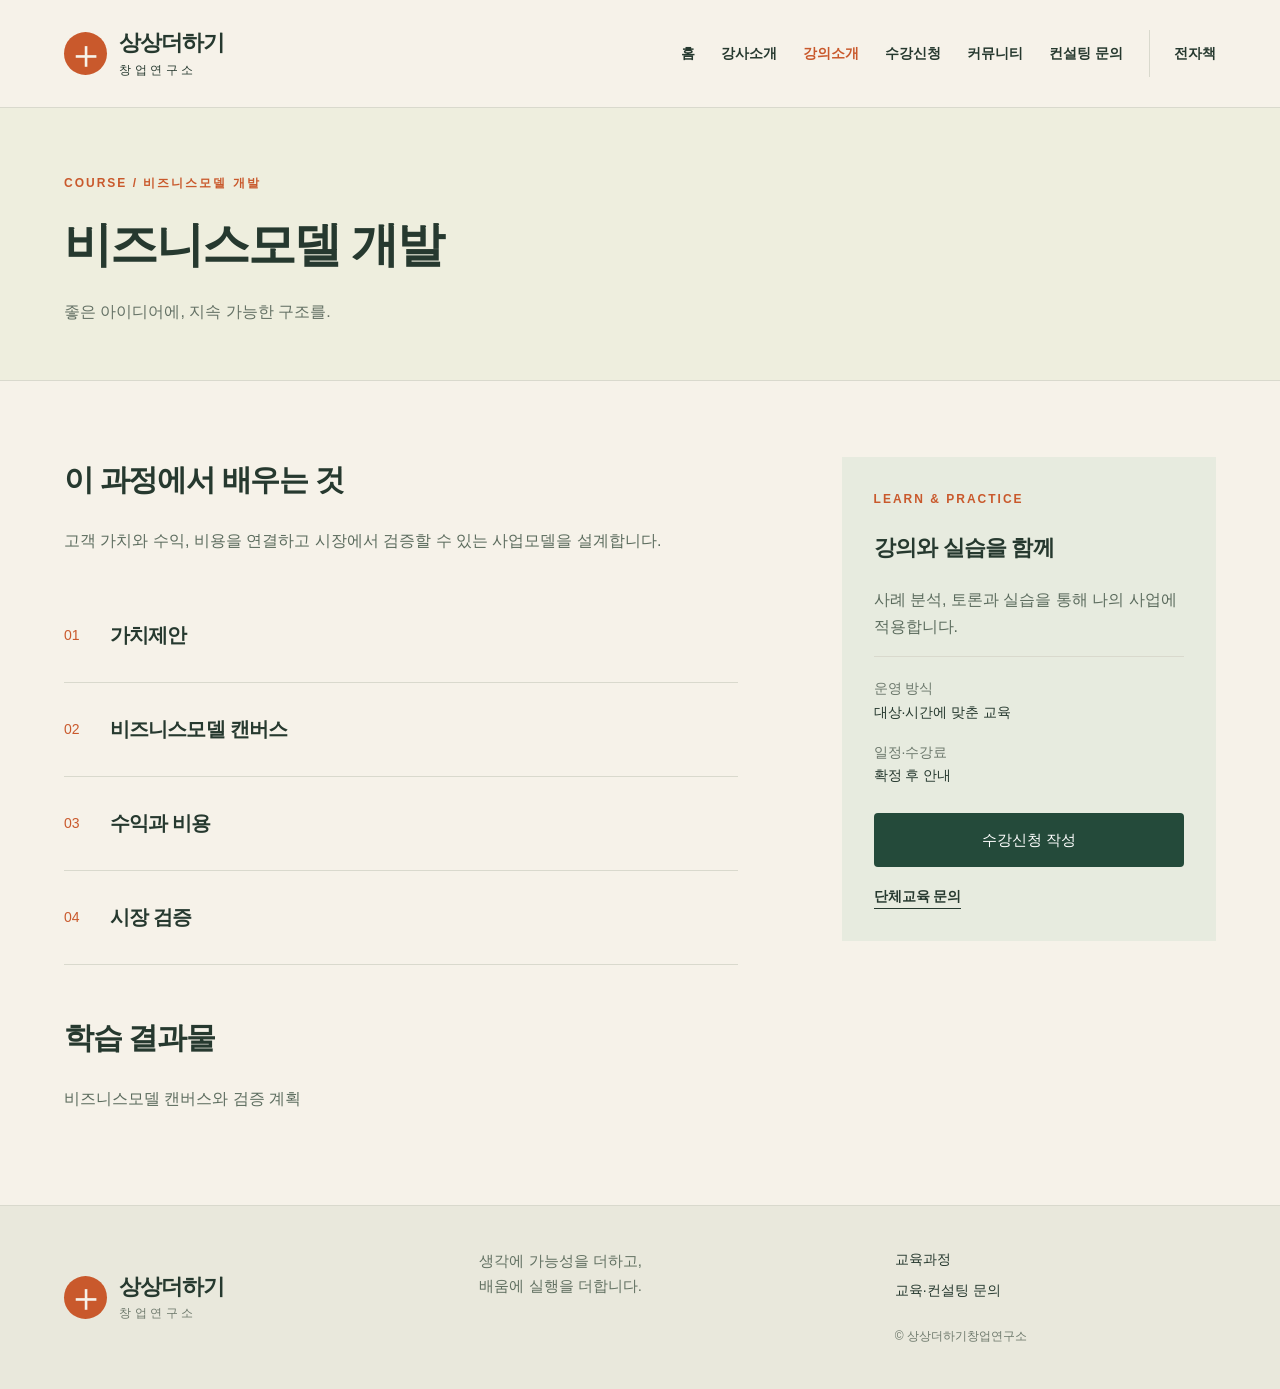
<file: course-model.html>
<!doctype html><html lang="ko"><head><meta charset="UTF-8"><meta name="viewport" content="width=device-width, initial-scale=1"><title>비즈니스모델 개발 · 상상더하기창업연구소</title><meta name="description" content="상상더하기창업연구소 — 창업아이디어 개발, 협동조합론, 프랜차이즈 경영론, 비즈니스모델 개발 교육과 컨설팅"><link rel="stylesheet" href="style.css"></head><body><header><a class="brand" href="index.html"><span class="logo">＋</span><span>상상더하기<small>창업연구소</small></span></a><button class="menu" aria-label="메뉴 열기" aria-expanded="false">메뉴</button><nav><a class="" href="index.html">홈</a><a class="" href="instructor.html">강사소개</a><a class="active" href="courses.html">강의소개</a><a class="" href="apply.html">수강신청</a><a class="" href="community.html">커뮤니티</a><a class="" href="consulting.html">컨설팅 문의</a><a class="" href="books.html">전자책</a></nav></header><main><section class="page-intro"><span class="eyebrow">COURSE / 비즈니스모델 개발</span><h1>비즈니스모델 개발</h1><p>좋은 아이디어에, 지속 가능한 구조를.</p></section><section class="section detail-grid"><div><h2>이 과정에서 배우는 것</h2><p>고객 가치와 수익, 비용을 연결하고 시장에서 검증할 수 있는 사업모델을 설계합니다.</p><div class="curriculum"><div><span>01</span><h3>가치제안</h3></div><div><span>02</span><h3>비즈니스모델 캔버스</h3></div><div><span>03</span><h3>수익과 비용</h3></div><div><span>04</span><h3>시장 검증</h3></div></div><h2>학습 결과물</h2><p>비즈니스모델 캔버스와 검증 계획</p></div><aside><span class="eyebrow">LEARN & PRACTICE</span><h3>강의와 실습을 함께</h3><p>사례 분석, 토론과 실습을 통해 나의 사업에 적용합니다.</p><dl><dt>운영 방식</dt><dd>대상·시간에 맞춘 교육</dd><dt>일정·수강료</dt><dd>확정 후 안내</dd></dl><a class="button" href="apply.html?course=model">수강신청 작성</a><a class="text-link" href="consulting.html">단체교육 문의</a></aside></section></main><footer><div class="brand footer-brand"><span class="logo">＋</span><span>상상더하기<small>창업연구소</small></span></div><p>생각에 가능성을 더하고,<br>배움에 실행을 더합니다.</p><div><a href="courses.html">교육과정</a><a href="consulting.html">교육·컨설팅 문의</a><small>© 상상더하기창업연구소</small></div></footer><script src="app.js"></script></body></html>
</file>
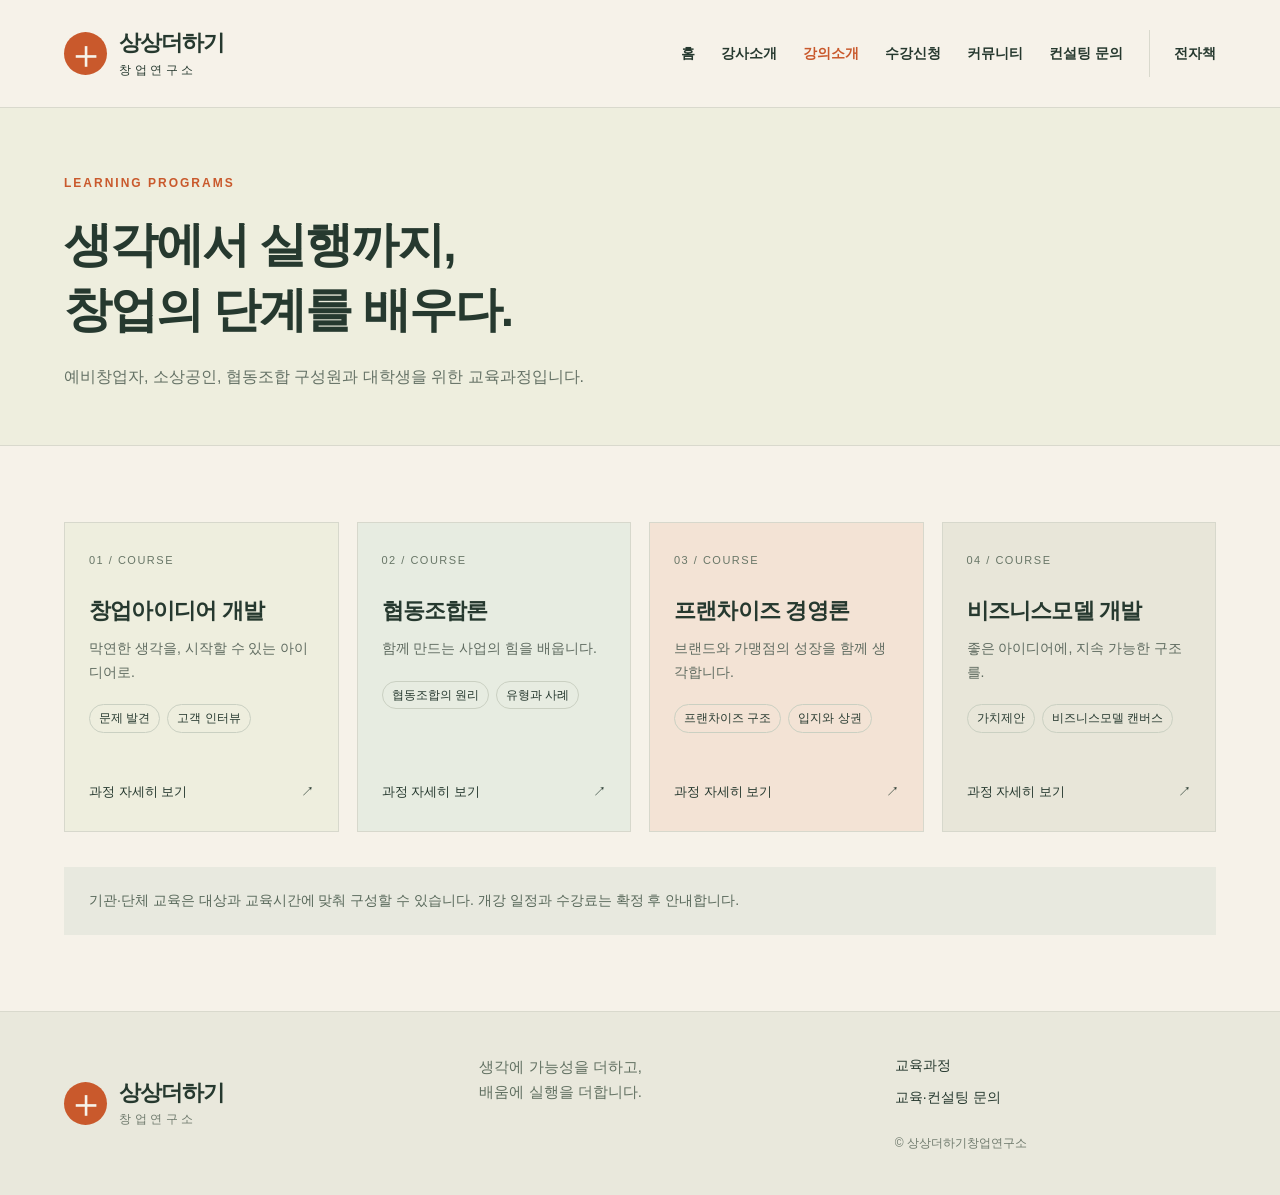
<file: courses.html>
<!doctype html><html lang="ko"><head><meta charset="UTF-8"><meta name="viewport" content="width=device-width, initial-scale=1"><title>강의소개 · 상상더하기창업연구소</title><meta name="description" content="상상더하기창업연구소 — 창업아이디어 개발, 협동조합론, 프랜차이즈 경영론, 비즈니스모델 개발 교육과 컨설팅"><link rel="stylesheet" href="style.css"></head><body><header><a class="brand" href="index.html"><span class="logo">＋</span><span>상상더하기<small>창업연구소</small></span></a><button class="menu" aria-label="메뉴 열기" aria-expanded="false">메뉴</button><nav><a class="" href="index.html">홈</a><a class="" href="instructor.html">강사소개</a><a class="active" href="courses.html">강의소개</a><a class="" href="apply.html">수강신청</a><a class="" href="community.html">커뮤니티</a><a class="" href="consulting.html">컨설팅 문의</a><a class="" href="books.html">전자책</a></nav></header><main><section class="page-intro"><span class="eyebrow">LEARNING PROGRAMS</span><h1>생각에서 실행까지,<br>창업의 단계를 배우다.</h1><p>예비창업자, 소상공인, 협동조합 구성원과 대학생을 위한 교육과정입니다.</p></section><section class="section"><div class="course-grid"><a class="course c0" href="course-idea.html"><span class="num">01 / COURSE</span><h3>창업아이디어 개발</h3><p>막연한 생각을, 시작할 수 있는 아이디어로.</p><div class="tags"><span>문제 발견</span><span>고객 인터뷰</span></div><div class="card-bottom">과정 자세히 보기 <span>↗</span></div></a><a class="course c1" href="course-cooperative.html"><span class="num">02 / COURSE</span><h3>협동조합론</h3><p>함께 만드는 사업의 힘을 배웁니다.</p><div class="tags"><span>협동조합의 원리</span><span>유형과 사례</span></div><div class="card-bottom">과정 자세히 보기 <span>↗</span></div></a><a class="course c2" href="course-franchise.html"><span class="num">03 / COURSE</span><h3>프랜차이즈 경영론</h3><p>브랜드와 가맹점의 성장을 함께 생각합니다.</p><div class="tags"><span>프랜차이즈 구조</span><span>입지와 상권</span></div><div class="card-bottom">과정 자세히 보기 <span>↗</span></div></a><a class="course c3" href="course-model.html"><span class="num">04 / COURSE</span><h3>비즈니스모델 개발</h3><p>좋은 아이디어에, 지속 가능한 구조를.</p><div class="tags"><span>가치제안</span><span>비즈니스모델 캔버스</span></div><div class="card-bottom">과정 자세히 보기 <span>↗</span></div></a></div><div class="notice">기관·단체 교육은 대상과 교육시간에 맞춰 구성할 수 있습니다. 개강 일정과 수강료는 확정 후 안내합니다.</div></section></main><footer><div class="brand footer-brand"><span class="logo">＋</span><span>상상더하기<small>창업연구소</small></span></div><p>생각에 가능성을 더하고,<br>배움에 실행을 더합니다.</p><div><a href="courses.html">교육과정</a><a href="consulting.html">교육·컨설팅 문의</a><small>© 상상더하기창업연구소</small></div></footer><script src="app.js"></script></body></html>
</file>
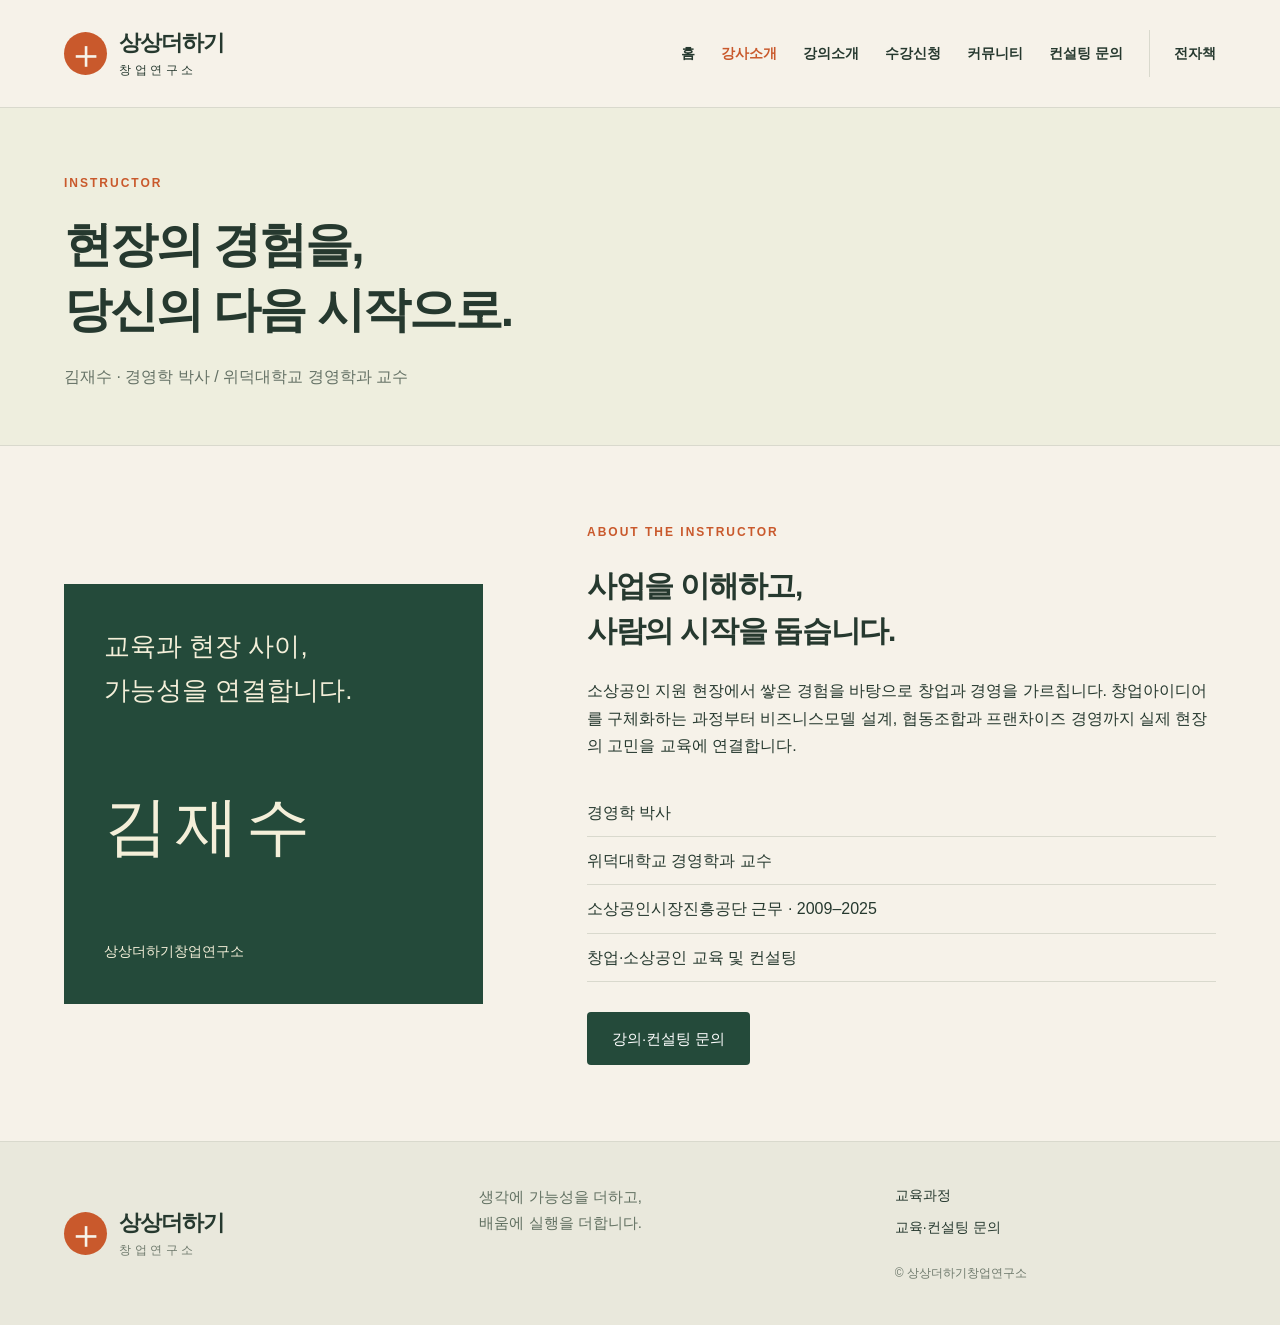
<file: instructor.html>
<!doctype html><html lang="ko"><head><meta charset="UTF-8"><meta name="viewport" content="width=device-width, initial-scale=1"><title>강사소개 · 상상더하기창업연구소</title><meta name="description" content="상상더하기창업연구소 — 창업아이디어 개발, 협동조합론, 프랜차이즈 경영론, 비즈니스모델 개발 교육과 컨설팅"><link rel="stylesheet" href="style.css"></head><body><header><a class="brand" href="index.html"><span class="logo">＋</span><span>상상더하기<small>창업연구소</small></span></a><button class="menu" aria-label="메뉴 열기" aria-expanded="false">메뉴</button><nav><a class="" href="index.html">홈</a><a class="active" href="instructor.html">강사소개</a><a class="" href="courses.html">강의소개</a><a class="" href="apply.html">수강신청</a><a class="" href="community.html">커뮤니티</a><a class="" href="consulting.html">컨설팅 문의</a><a class="" href="books.html">전자책</a></nav></header><main><section class="page-intro"><span class="eyebrow">INSTRUCTOR</span><h1>현장의 경험을,<br>당신의 다음 시작으로.</h1><p>김재수 · 경영학 박사 / 위덕대학교 경영학과 교수</p></section><section class="section profile"><div class="profile-mark"><span>교육과 현장 사이,<br>가능성을 연결합니다.</span><strong>김재수</strong><small>상상더하기창업연구소</small></div><div><span class="eyebrow">ABOUT THE INSTRUCTOR</span><h2>사업을 이해하고,<br>사람의 시작을 돕습니다.</h2><p>소상공인 지원 현장에서 쌓은 경험을 바탕으로 창업과 경영을 가르칩니다. 창업아이디어를 구체화하는 과정부터 비즈니스모델 설계, 협동조합과 프랜차이즈 경영까지 실제 현장의 고민을 교육에 연결합니다.</p><ul class="career"><li>경영학 박사</li><li>위덕대학교 경영학과 교수</li><li>소상공인시장진흥공단 근무 · 2009–2025</li><li>창업·소상공인 교육 및 컨설팅</li></ul><a class="button" href="consulting.html">강의·컨설팅 문의</a></div></section></main><footer><div class="brand footer-brand"><span class="logo">＋</span><span>상상더하기<small>창업연구소</small></span></div><p>생각에 가능성을 더하고,<br>배움에 실행을 더합니다.</p><div><a href="courses.html">교육과정</a><a href="consulting.html">교육·컨설팅 문의</a><small>© 상상더하기창업연구소</small></div></footer><script src="app.js"></script></body></html>
</file>
<file: style.css>
:root{--cream:#f6f2e9;--ink:#26392f;--orange:#c9592c;--green:#244a3a;--line:#d9d9cd}*{box-sizing:border-box}body{margin:0;background:var(--cream);color:var(--ink);font-family:'Pretendard','Noto Sans KR',Arial,sans-serif;font-size:16px;line-height:1.7}a{color:inherit;text-decoration:none}button,input,textarea,select{font:inherit}header{height:108px;margin:auto;padding:0 5%;display:flex;align-items:center;justify-content:space-between;border-bottom:1px solid var(--line);background:var(--cream)}.brand{display:flex;align-items:center;gap:12px;font-size:22px;font-weight:800;letter-spacing:-1px;line-height:1.2}.brand small{display:block;font-size:12px;letter-spacing:3.5px;font-weight:500;margin-top:6px}.logo{width:43px;height:43px;display:grid;place-items:center;background:var(--orange);color:var(--cream);border-radius:50%;font-size:40px;font-weight:400;line-height:1}nav{display:flex;gap:26px;align-items:center;font-size:14px;font-weight:600}nav a{padding:12px 0;white-space:nowrap}nav a:hover,nav .active{color:var(--orange)}nav a:last-child{border-left:1px solid var(--line);padding-left:24px}.menu{display:none}.hero{padding:54px 5% 46px;display:grid;grid-template-columns:1.04fr 1fr;gap:4%;max-width:1600px;margin:auto}.eyebrow{display:block;color:var(--orange);font-size:12px;font-weight:700;letter-spacing:2px;margin-bottom:20px}.hero h1{font-size:clamp(38px,4.2vw,64px);line-height:1.27;letter-spacing:-3.6px;font-weight:650;margin:20px 0 25px}.hero em{font-style:normal;color:var(--orange)}.hero p{font-size:18px;color:#647065;line-height:1.8}.hero-visual{position:relative;min-height:480px;border-radius:160px 12px 12px 12px;overflow:hidden}.hero-visual img{width:100%;height:100%;object-fit:cover;position:absolute}.image-note{position:absolute;bottom:22px;left:25px;background:#fff8ebde;padding:12px 20px;font-size:14px}.actions{display:flex;gap:27px;align-items:center;margin-top:34px}.button{background:var(--green);border:0;color:white;padding:14px 25px;display:inline-block;font-size:15px;cursor:pointer;border-radius:4px}.button:hover{background:#36664e}.text-link{font-size:14px;font-weight:650;border-bottom:1px solid currentColor;padding-bottom:4px}.hero-foot{margin-top:50px;border-top:1px solid var(--line);padding-top:15px;display:flex;justify-content:space-between;font-size:12px;color:#657064}.intro-strip{background:var(--green);color:#f7f3e8;padding:32px 5%;display:flex;align-items:center;justify-content:space-between;gap:25px}.intro-strip>span{font-size:12px;letter-spacing:2px;color:#c6d7a4}.intro-strip h2{font-size:24px;font-weight:500}.intro-strip p{font-size:14px;color:#d5ddd2;line-height:1.7}.section{padding:76px 5%;max-width:1500px;margin:auto}h2{font-size:30px;font-weight:600;line-height:1.5;letter-spacing:-1.3px;margin-top:0}h3{font-size:22px;line-height:1.45;letter-spacing:-.8px;font-weight:600}.section-head{display:flex;align-items:end;justify-content:space-between;gap:20px;margin-bottom:32px}.section-head h2{margin-bottom:0}.course-grid{display:grid;grid-template-columns:repeat(4,1fr);gap:18px}.course{border:1px solid #d7d8cc;padding:28px 24px;background:#eeeede;display:flex;flex-direction:column;min-height:310px;transition:transform .2s}.course:hover{transform:translateY(-5px)}.c1{background:#e7ece1}.c2{background:#f3e3d5}.c3{background:#e8e6d9}.num{font-size:11px;letter-spacing:1.5px;color:#687667}.course h3{margin:25px 0 10px;white-space:nowrap;font-size:22px}.course p{font-size:14px;color:#606c61;margin:0 0 20px}.tags{display:flex;gap:7px;flex-wrap:wrap}.tags span{border:1px solid #cad0c2;border-radius:25px;padding:3px 9px;font-size:12px}.card-bottom{margin-top:auto;padding-top:30px;font-size:13px;display:flex;justify-content:space-between}.mentor-band{margin:0 5%;padding:50px;background:#e9e9dc;display:grid;grid-template-columns:1fr 1.2fr;gap:8%}.mentor-band p{color:#617062;font-size:17px}.bottom-grid{display:grid;grid-template-columns:1.4fr 1fr 1fr;gap:35px}.bottom-grid p{color:#667366;font-size:15px}.bottom-grid>a{border-left:1px solid var(--line);padding-left:28px}.bottom-grid>a span{color:var(--orange);font-size:14px}.page-intro{padding:65px 5% 55px;border-bottom:1px solid var(--line);background:#eeeede}.page-intro h1{font-size:48px;line-height:1.35;font-weight:600;letter-spacing:-2px;margin:0 0 20px}.page-intro p{color:#647165;margin:0}.notice{margin-top:35px;background:#e8e9df;padding:22px 25px;font-size:14px;color:#59695b}.detail-grid{display:grid;grid-template-columns:1.8fr 1fr;gap:9%}.detail-grid p{color:#5c6c5e}.curriculum{margin:35px 0 50px}.curriculum>div{display:flex;gap:30px;border-bottom:1px solid var(--line);padding:12px 0;align-items:center}.curriculum span{color:var(--orange);font-size:14px}.curriculum h3{font-size:20px}aside{background:#e7ebdf;padding:32px;height:fit-content}aside .button{display:block;text-align:center;margin:25px 0 15px}dl{border-top:1px solid var(--line);padding-top:20px;font-size:14px}dt{color:#6c786c}dd{margin:0 0 16px}.profile{display:grid;grid-template-columns:1fr 1.5fr;gap:9%;align-items:center}.profile-mark{background:var(--green);color:#f4efd9;min-height:420px;padding:40px;display:flex;flex-direction:column;justify-content:space-between}.profile-mark span{font-size:26px}.profile-mark strong{font-size:64px;letter-spacing:7px;font-weight:400}.profile-mark small{font-size:14px}.career{padding:0;list-style:none;margin:30px 0}.career li{padding:10px 0;border-bottom:1px solid var(--line)}.form-wrap{display:grid;grid-template-columns:1.7fr 1fr;gap:7%}.form-help{color:#697467;font-size:14px;margin-bottom:30px}.form-grid{display:grid;grid-template-columns:1fr 1fr;gap:20px}label{display:block;font-size:14px;font-weight:600;margin-bottom:22px}input,select,textarea{display:block;width:100%;padding:13px 15px;border:1px solid #cbd0c2;background:#fffdf6;border-radius:3px;margin-top:9px;color:var(--ink);font-size:16px}textarea{resize:vertical}.step{border-top:1px solid #cbd0c2;padding:16px 0;font-size:14px}.step b{margin-right:18px;color:var(--orange)}.form-result{margin-top:25px;padding:25px;background:#e7ebdf;white-space:pre-wrap;overflow-wrap:anywhere}.form-result h3{margin-top:0}.news-row{display:grid;grid-template-columns:110px 1fr 120px;gap:20px;border-bottom:1px solid var(--line);padding:23px 0;align-items:center}.news-row>span{font-size:14px;color:#657564}.news-row h3{font-size:19px;margin:0}.pill{display:inline-block;border:1px solid #bfcabc;padding:4px 12px;border-radius:25px;font-size:12px}.faq-title{margin-top:70px}details{border-bottom:1px solid var(--line);padding:20px 0}summary{cursor:pointer;font-size:18px}details p{color:#5e6c5e}.book-grid{display:grid;grid-template-columns:1fr 1fr;gap:7%;max-width:850px;margin:auto}.book-cover{min-height:380px;padding:34px;color:#fff7e8;display:flex;flex-direction:column;justify-content:space-between;margin-bottom:25px;border-left:10px solid #0002;box-shadow:9px 12px 0 #dddccf}.orange{background:#bc542e}.green{background:#2d5140}.book-cover small{font-size:13px}.book-cover h2{font-size:42px;line-height:1.4;font-weight:500}.book-cover span{font-size:12px;letter-spacing:2px}.book-grid p{font-size:15px;color:#657062}footer{background:#e9e8dc;padding:42px 5%;display:grid;grid-template-columns:1.2fr 1.2fr 1fr;gap:30px;border-top:1px solid var(--line)}footer p{font-size:15px;margin:0;color:#617061}footer>div:last-child{display:flex;flex-direction:column;align-items:flex-start;gap:8px;font-size:14px}footer small{color:#6e796c;font-size:12px;margin-top:15px}a:focus-visible,button:focus-visible,summary:focus-visible{outline:3px solid var(--orange);outline-offset:5px}@media(min-width:1600px){header,footer{padding-left:calc((100vw - 1440px)/2);padding-right:calc((100vw - 1440px)/2)}}@media(max-width:1100px){nav{gap:15px;font-size:13px}.course-grid{grid-template-columns:repeat(2,1fr)}.hero-visual{min-height:440px}.hero h1{letter-spacing:-2px}.brand{font-size:19px}}@media(max-width:760px){header{height:84px;padding:0 6%}.menu{display:block;background:transparent;border:1px solid #aeb9a8;padding:6px 14px;font-size:14px;color:var(--ink)}nav{display:none;position:absolute;top:84px;left:0;right:0;padding:20px 6%;background:var(--cream);z-index:20;box-shadow:0 8px 12px #0001;grid-template-columns:1fr 1fr}nav.open{display:grid}nav a:last-child{border:0;padding-left:0}.hero{grid-template-columns:1fr;padding:35px 6%;gap:30px}.hero h1{font-size:40px}.hero p{font-size:16px}.hero-foot{margin-top:28px}.hero-visual{min-height:340px;border-radius:100px 8px 8px 8px}.intro-strip{padding:28px 6%;display:block}.intro-strip h2{font-size:23px}.intro-strip p{margin-bottom:0}.section{padding:45px 6%}h2{font-size:25px}.section-head{align-items:start}.section-head .text-link{white-space:nowrap;margin-top:32px;font-size:12px}.course-grid{gap:12px}.course{padding:22px 15px;min-height:295px}.course h3{font-size:18px;white-space:normal}.course p{font-size:14px}.mentor-band{grid-template-columns:1fr;padding:30px;gap:5px}.bottom-grid,.detail-grid,.profile,.form-wrap{grid-template-columns:1fr;gap:30px}.bottom-grid>a{border-left:0;border-top:1px solid var(--line);padding:10px 0}.page-intro{padding:40px 6%}.page-intro h1{font-size:36px;letter-spacing:-1.5px}.profile-mark{min-height:300px}.form-grid{grid-template-columns:1fr;gap:0}.news-row{grid-template-columns:1fr;gap:6px}.book-grid{gap:24px}.book-cover{min-height:270px;padding:18px}.book-cover h2{font-size:26px}.book-cover small{font-size:12px}.book-cover span{font-size:10px}.book-grid h3{font-size:18px}footer{grid-template-columns:1fr;padding:35px 6%;gap:22px}.eyebrow{letter-spacing:1.4px;font-size:12px}}@media(prefers-reduced-motion:reduce){*{transition:none!important}}
</file>
